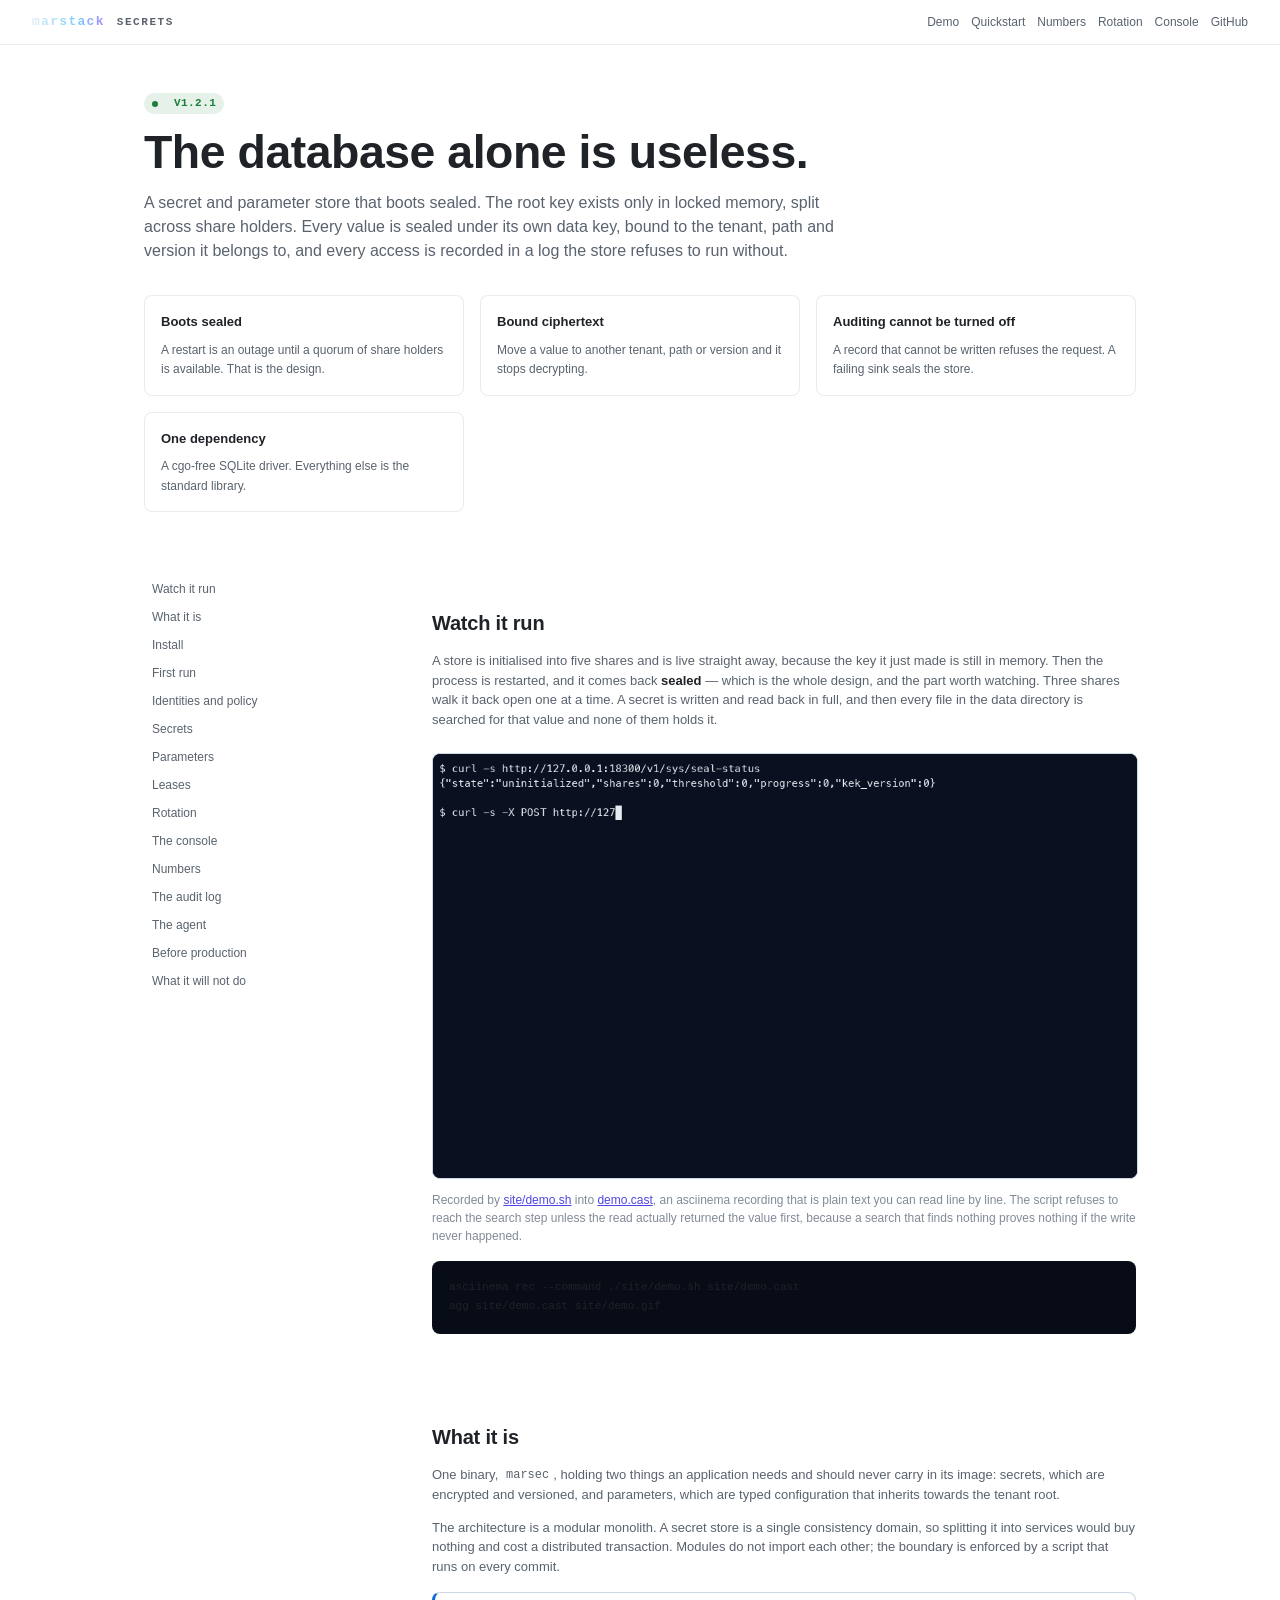
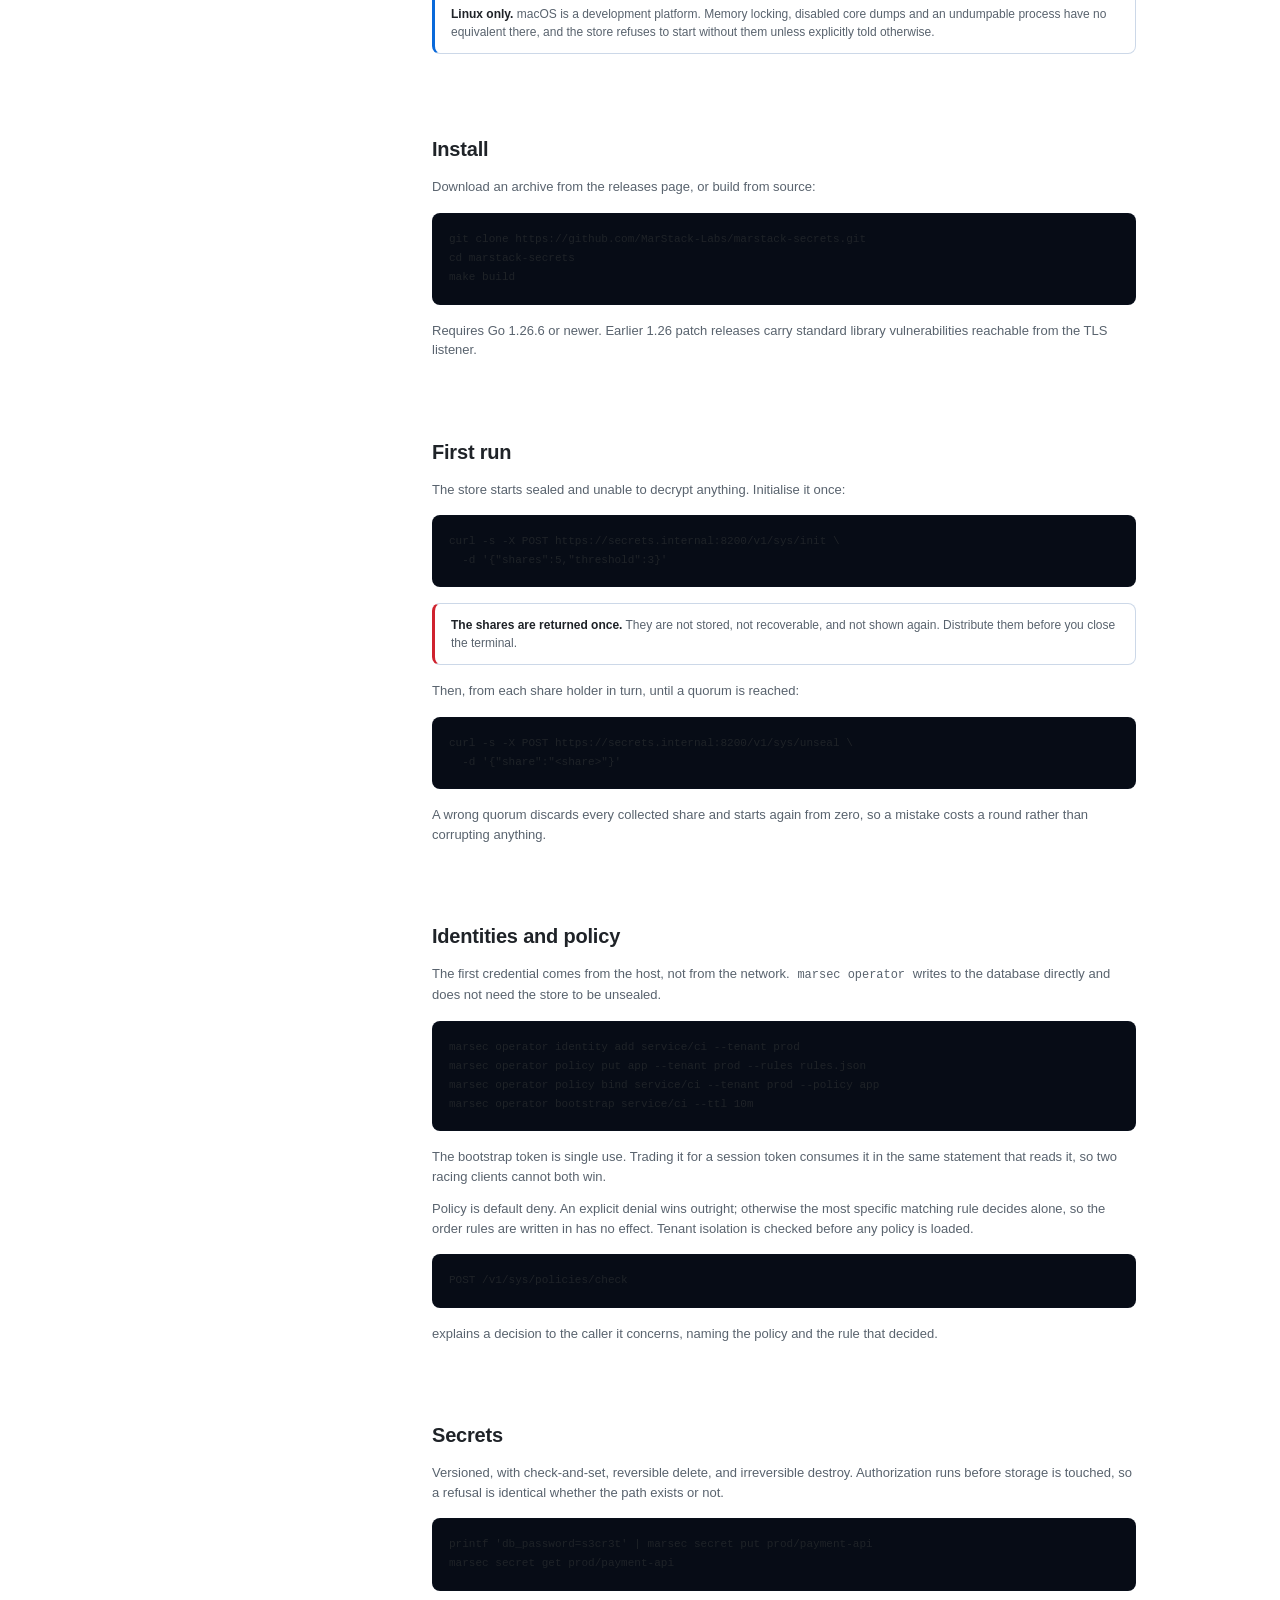
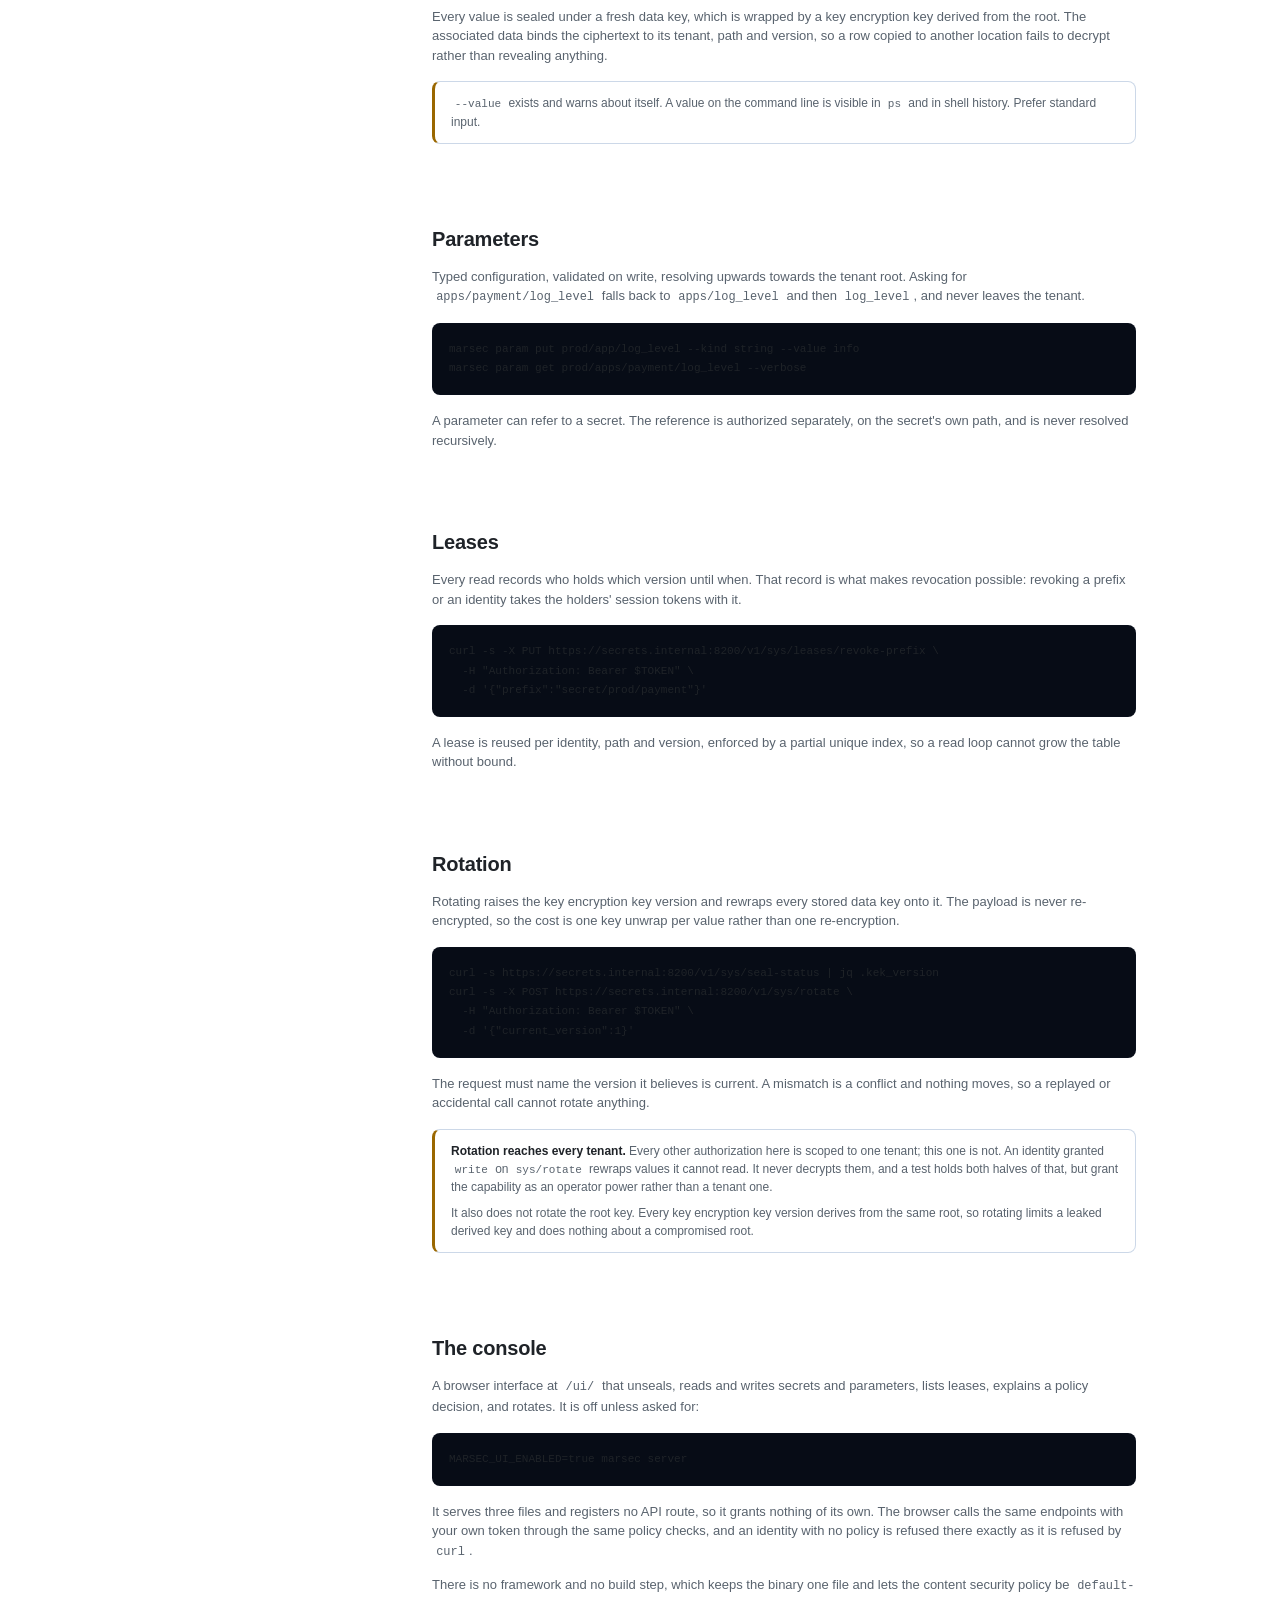
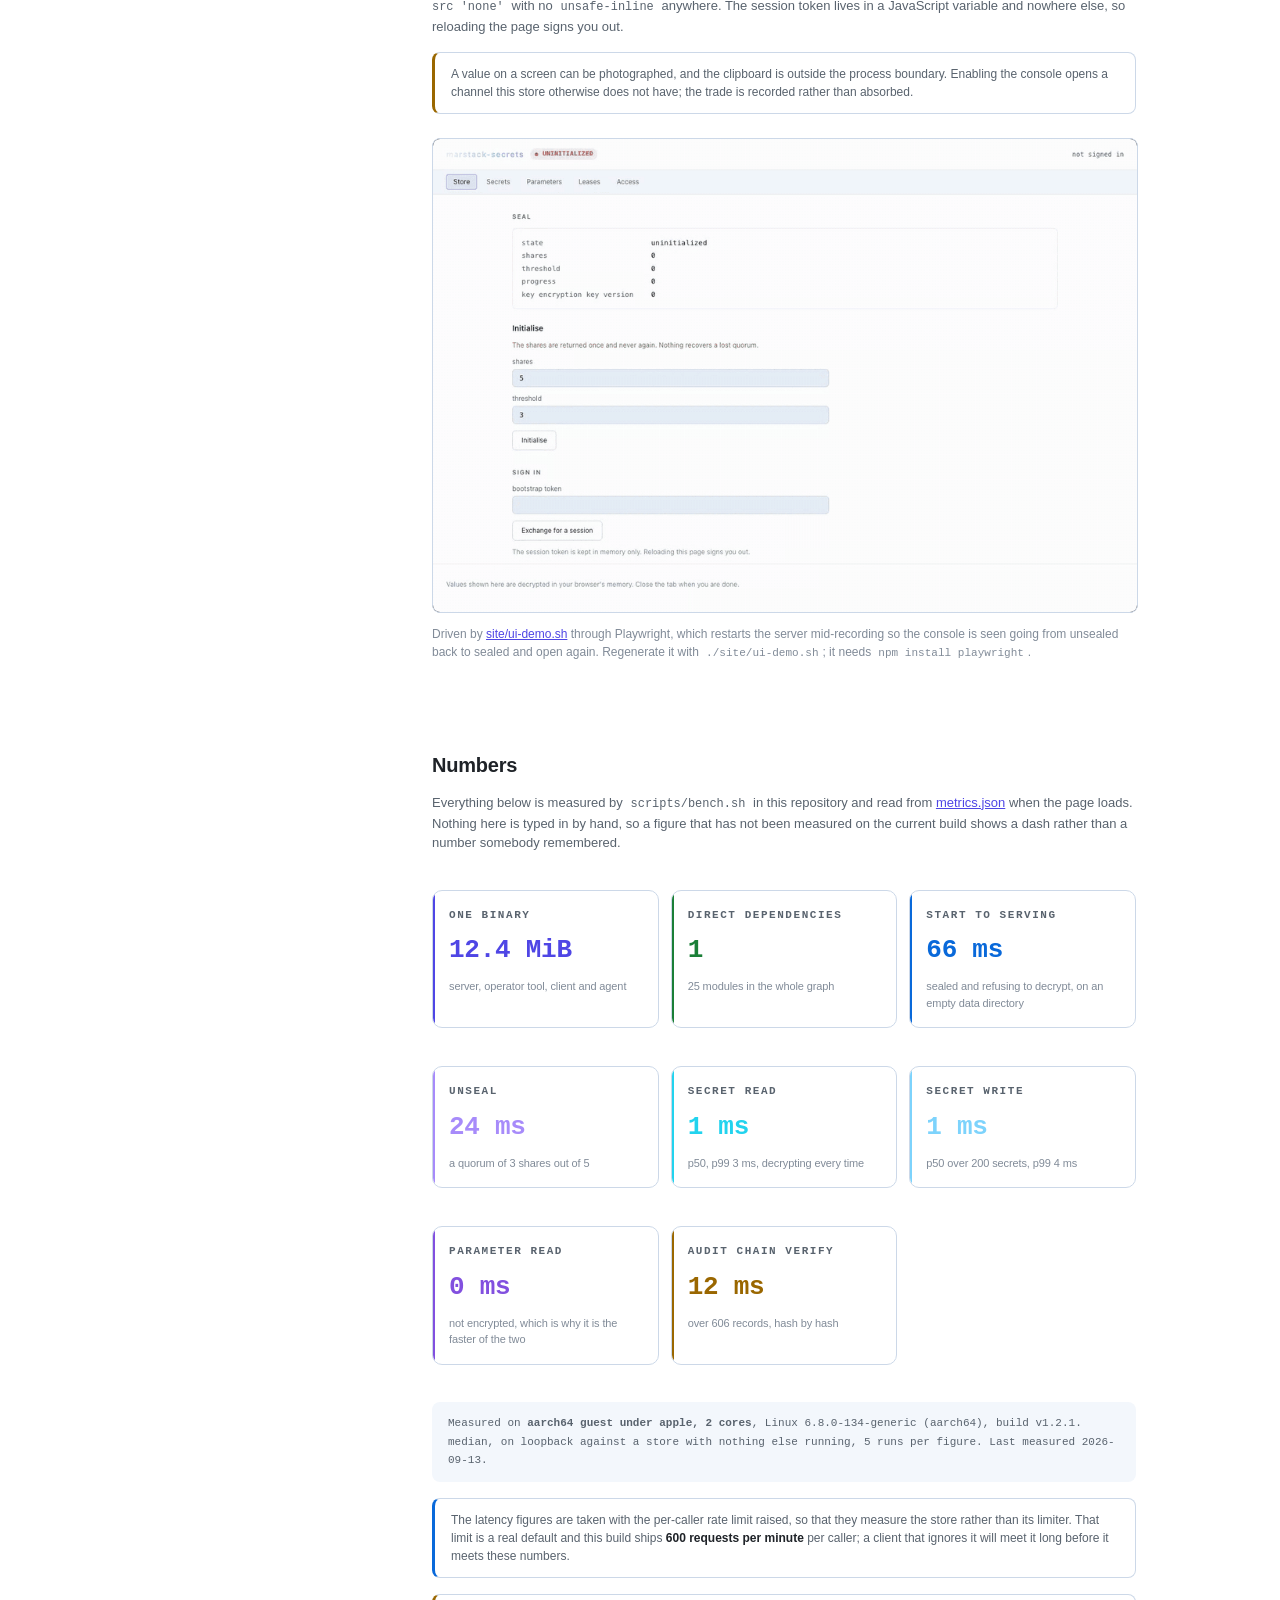
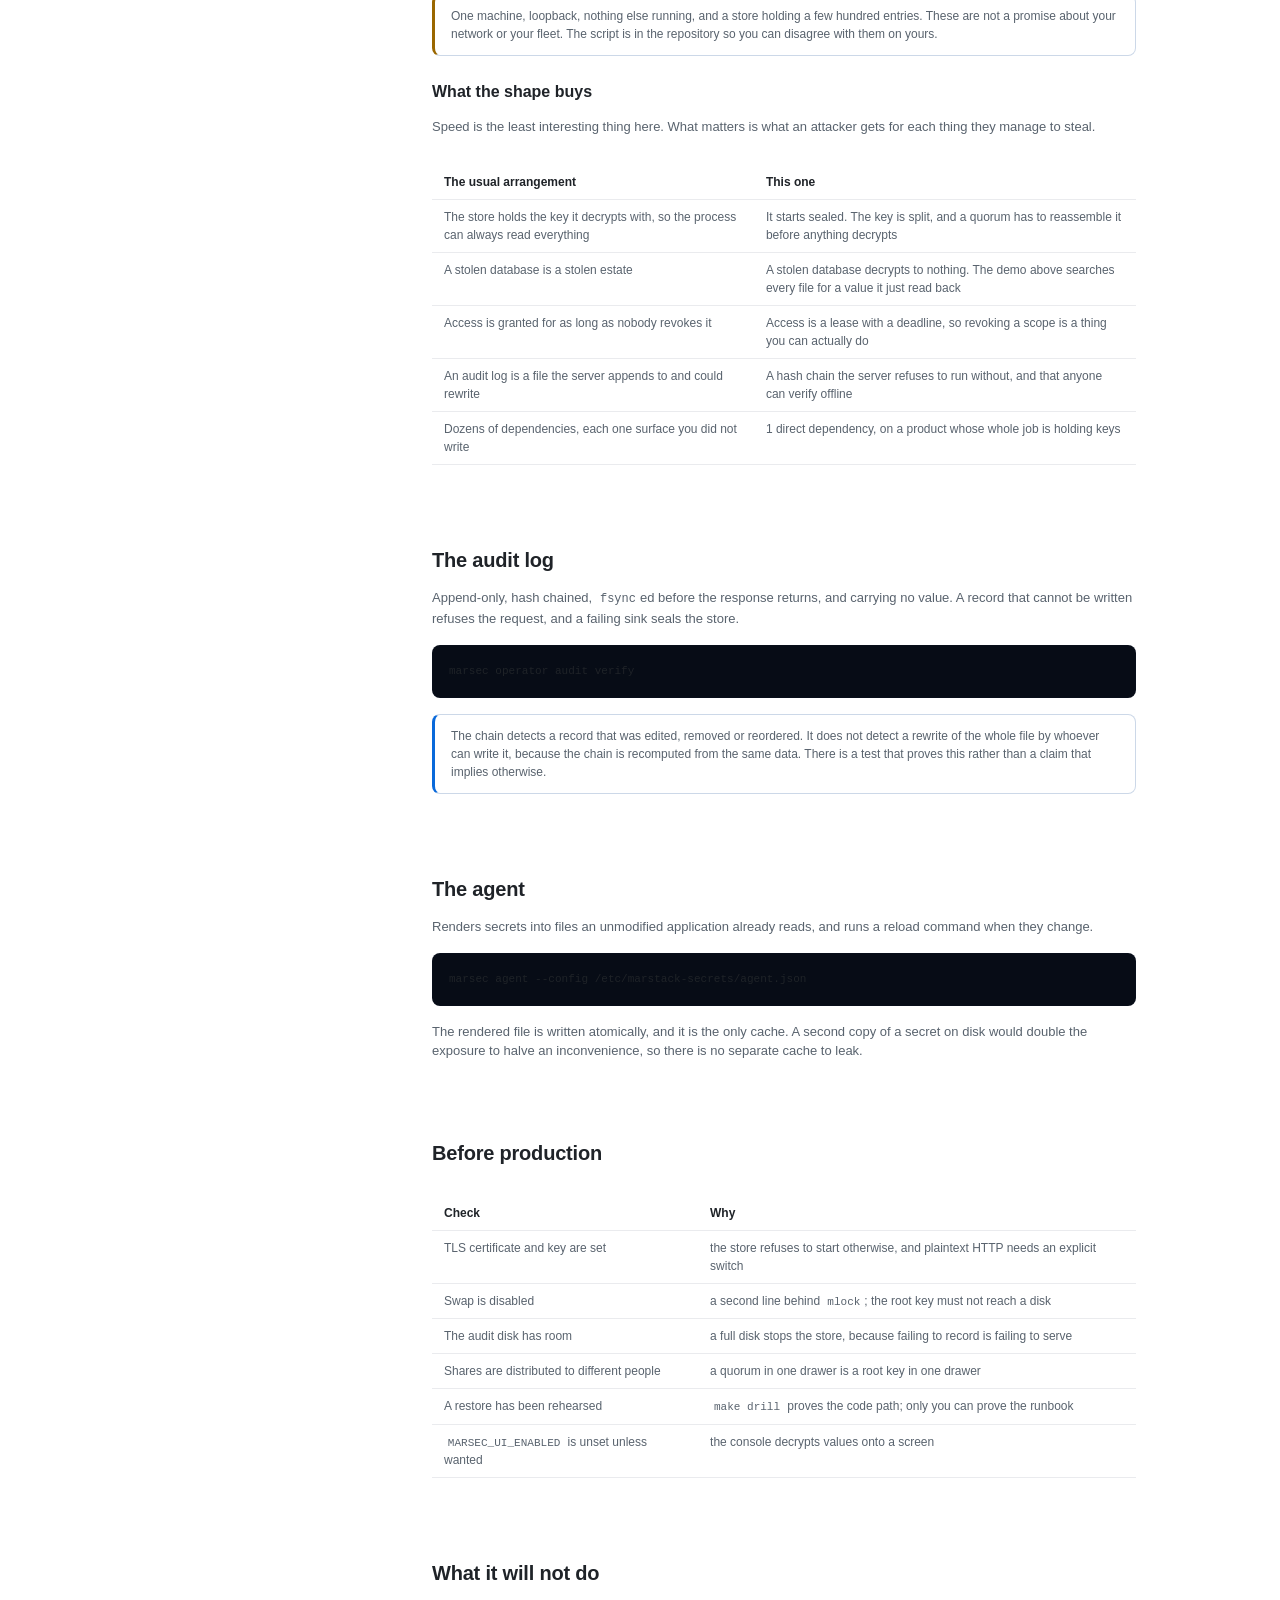
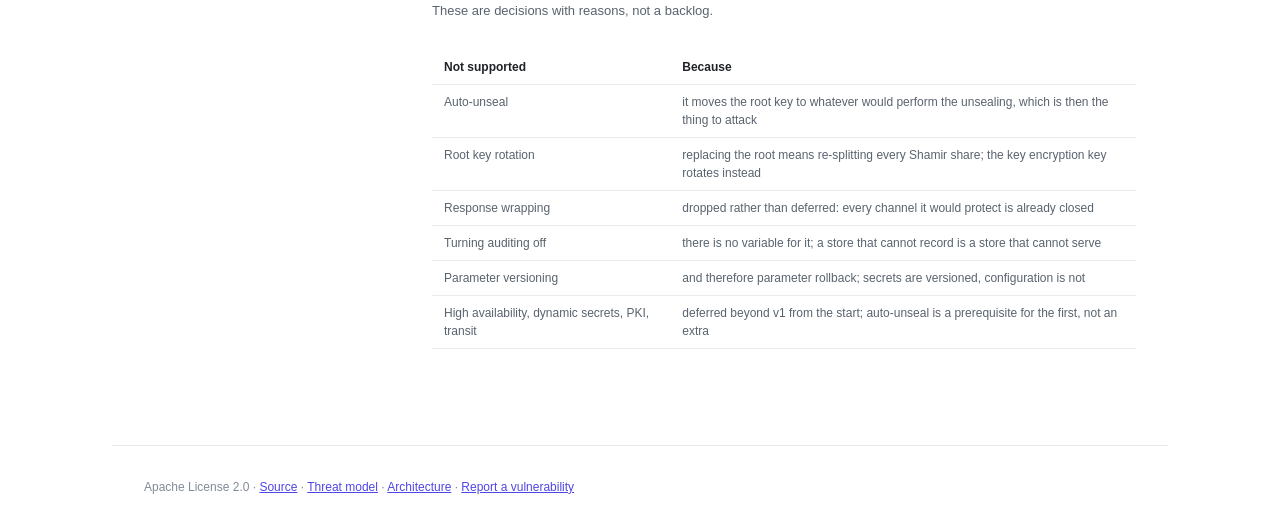
<file: site/index.html>
<!doctype html>
<html lang="en" data-surface="navy">
<head>
<meta charset="utf-8">
<meta name="viewport" content="width=device-width, initial-scale=1">
<title>marstack-secrets — a secret and parameter store that boots sealed</title>
<meta name="description" content="A secret and parameter store with envelope encryption, Shamir unsealing, default-deny policy, leases, and an append-only audit log it refuses to run without.">
<link rel="stylesheet" href="meridian.css">
<link rel="stylesheet" href="site.css">
</head>
<body class="ms-root">

<nav class="top">
  <b class="ms-wordmark">marstack</b>
  <span class="ms-eyebrow">secrets</span>
  <span class="grow"></span>
  <a href="#demo">Demo</a>
  <a href="#quickstart">Quickstart</a>
  <a href="#numbers">Numbers</a>
  <a href="#rotation">Rotation</a>
  <a href="#console">Console</a>
  <a href="https://github.com/MarStack-Labs/marstack-secrets">GitHub</a>
</nav>

<header class="hero">
  <span class="ms-pill ms-pill-ok"><i></i>v1.2.1</span>
  <h1>The database alone is useless.</h1>
  <p class="lede">
    A secret and parameter store that boots sealed. The root key exists only in locked memory,
    split across share holders. Every value is sealed under its own data key, bound to the tenant,
    path and version it belongs to, and every access is recorded in a log the store refuses to run
    without.
  </p>

  <div class="cards">
    <div class="card">
      <b>Boots sealed</b>
      <span>A restart is an outage until a quorum of share holders is available. That is the design.</span>
    </div>
    <div class="card">
      <b>Bound ciphertext</b>
      <span>Move a value to another tenant, path or version and it stops decrypting.</span>
    </div>
    <div class="card">
      <b>Auditing cannot be turned off</b>
      <span>A record that cannot be written refuses the request. A failing sink seals the store.</span>
    </div>
    <div class="card">
      <b>One dependency</b>
      <span>A cgo-free SQLite driver. Everything else is the standard library.</span>
    </div>
  </div>
</header>

<div class="page">
  <aside class="toc">
    <ol>
      <li><a href="#demo">Watch it run</a></li>
      <li><a href="#what">What it is</a></li>
      <li><a href="#install">Install</a></li>
      <li><a href="#quickstart">First run</a></li>
      <li><a href="#identities">Identities and policy</a></li>
      <li><a href="#secrets">Secrets</a></li>
      <li><a href="#params">Parameters</a></li>
      <li><a href="#leases">Leases</a></li>
      <li><a href="#rotation">Rotation</a></li>
      <li><a href="#console">The console</a></li>
      <li><a href="#numbers">Numbers</a></li>
      <li><a href="#audit">The audit log</a></li>
      <li><a href="#agent">The agent</a></li>
      <li><a href="#production">Before production</a></li>
      <li><a href="#excluded">What it will not do</a></li>
    </ol>
  </aside>

  <main class="body">

    <section id="demo">
      <h2>Watch it run</h2>

      <p>
        A store is initialised into five shares and is live straight away, because the key it just
        made is still in memory. Then the process is restarted, and it comes back
        <strong>sealed</strong> — which is the whole design, and the part worth watching. Three
        shares walk it back open one at a time. A secret is written and read back in full, and then
        every file in the data directory is searched for that value and none of them holds it.
      </p>

      <figure class="demo">
        <img src="demo.gif" alt="A terminal session unsealing a store with a quorum of shares, writing and reading a secret, then finding no trace of its value anywhere in the data directory"
             width="1011" height="609" loading="lazy">
        <figcaption>
          Recorded by
          <a href="https://github.com/MarStack-Labs/marstack-secrets/blob/main/site/demo.sh">site/demo.sh</a>
          into <a href="demo.cast">demo.cast</a>, an asciinema recording that is plain text you can
          read line by line. The script refuses to reach the search step unless the read actually
          returned the value first, because a search that finds nothing proves nothing if the write
          never happened.
        </figcaption>
        <pre><code>asciinema rec --command ./site/demo.sh site/demo.cast
agg site/demo.cast site/demo.gif</code></pre>
      </figure>
    </section>

    <section id="what">
      <h2>What it is</h2>
      <p>
        One binary, <code>marsec</code>, holding two things an application needs and should never
        carry in its image: secrets, which are encrypted and versioned, and parameters, which are
        typed configuration that inherits towards the tenant root.
      </p>
      <p>
        The architecture is a modular monolith. A secret store is a single consistency domain, so
        splitting it into services would buy nothing and cost a distributed transaction. Modules do
        not import each other; the boundary is enforced by a script that runs on every commit.
      </p>
      <div class="note" data-tone="info">
        <p>
          <strong>Linux only.</strong> macOS is a development platform. Memory locking, disabled core
          dumps and an undumpable process have no equivalent there, and the store refuses to start
          without them unless explicitly told otherwise.
        </p>
      </div>
    </section>

    <section id="install">
      <h2>Install</h2>
      <p>Download an archive from the releases page, or build from source:</p>
      <pre><code>git clone https://github.com/MarStack-Labs/marstack-secrets.git
cd marstack-secrets
make build</code></pre>
      <p>Requires Go 1.26.6 or newer. Earlier 1.26 patch releases carry standard library
      vulnerabilities reachable from the TLS listener.</p>
    </section>

    <section id="quickstart">
      <h2>First run</h2>
      <p>The store starts sealed and unable to decrypt anything. Initialise it once:</p>
      <pre><code>curl -s -X POST https://secrets.internal:8200/v1/sys/init \
  -d '{"shares":5,"threshold":3}'</code></pre>
      <div class="note" data-tone="danger">
        <p>
          <strong>The shares are returned once.</strong> They are not stored, not recoverable, and not
          shown again. Distribute them before you close the terminal.
        </p>
      </div>
      <p>Then, from each share holder in turn, until a quorum is reached:</p>
      <pre><code>curl -s -X POST https://secrets.internal:8200/v1/sys/unseal \
  -d '{"share":"&lt;share&gt;"}'</code></pre>
      <p>
        A wrong quorum discards every collected share and starts again from zero, so a mistake costs
        a round rather than corrupting anything.
      </p>
    </section>

    <section id="identities">
      <h2>Identities and policy</h2>
      <p>
        The first credential comes from the host, not from the network. <code>marsec operator</code>
        writes to the database directly and does not need the store to be unsealed.
      </p>
      <pre><code>marsec operator identity add service/ci --tenant prod
marsec operator policy put app --tenant prod --rules rules.json
marsec operator policy bind service/ci --tenant prod --policy app
marsec operator bootstrap service/ci --ttl 10m</code></pre>
      <p>
        The bootstrap token is single use. Trading it for a session token consumes it in the same
        statement that reads it, so two racing clients cannot both win.
      </p>
      <p>
        Policy is default deny. An explicit denial wins outright; otherwise the most specific matching
        rule decides alone, so the order rules are written in has no effect. Tenant isolation is
        checked before any policy is loaded.
      </p>
      <pre><code>POST /v1/sys/policies/check</code></pre>
      <p>explains a decision to the caller it concerns, naming the policy and the rule that decided.</p>
    </section>

    <section id="secrets">
      <h2>Secrets</h2>
      <p>
        Versioned, with check-and-set, reversible delete, and irreversible destroy. Authorization runs
        before storage is touched, so a refusal is identical whether the path exists or not.
      </p>
      <pre><code>printf 'db_password=s3cr3t' | marsec secret put prod/payment-api
marsec secret get prod/payment-api</code></pre>
      <p>
        Every value is sealed under a fresh data key, which is wrapped by a key encryption key derived
        from the root. The associated data binds the ciphertext to its tenant, path and version, so a
        row copied to another location fails to decrypt rather than revealing anything.
      </p>
      <div class="note" data-tone="warn">
        <p>
          <code>--value</code> exists and warns about itself. A value on the command line is visible in
          <code>ps</code> and in shell history. Prefer standard input.
        </p>
      </div>
    </section>

    <section id="params">
      <h2>Parameters</h2>
      <p>
        Typed configuration, validated on write, resolving upwards towards the tenant root. Asking for
        <code>apps/payment/log_level</code> falls back to <code>apps/log_level</code> and then
        <code>log_level</code>, and never leaves the tenant.
      </p>
      <pre><code>marsec param put prod/app/log_level --kind string --value info
marsec param get prod/apps/payment/log_level --verbose</code></pre>
      <p>
        A parameter can refer to a secret. The reference is authorized separately, on the secret's own
        path, and is never resolved recursively.
      </p>
    </section>

    <section id="leases">
      <h2>Leases</h2>
      <p>
        Every read records who holds which version until when. That record is what makes revocation
        possible: revoking a prefix or an identity takes the holders' session tokens with it.
      </p>
      <pre><code>curl -s -X PUT https://secrets.internal:8200/v1/sys/leases/revoke-prefix \
  -H "Authorization: Bearer $TOKEN" \
  -d '{"prefix":"secret/prod/payment"}'</code></pre>
      <p>
        A lease is reused per identity, path and version, enforced by a partial unique index, so a
        read loop cannot grow the table without bound.
      </p>
    </section>

    <section id="rotation">
      <h2>Rotation</h2>
      <p>
        Rotating raises the key encryption key version and rewraps every stored data key onto it. The
        payload is never re-encrypted, so the cost is one key unwrap per value rather than one
        re-encryption.
      </p>
      <pre><code>curl -s https://secrets.internal:8200/v1/sys/seal-status | jq .kek_version
curl -s -X POST https://secrets.internal:8200/v1/sys/rotate \
  -H "Authorization: Bearer $TOKEN" \
  -d '{"current_version":1}'</code></pre>
      <p>
        The request must name the version it believes is current. A mismatch is a conflict and nothing
        moves, so a replayed or accidental call cannot rotate anything.
      </p>
      <div class="note" data-tone="warn">
        <p>
          <strong>Rotation reaches every tenant.</strong> Every other authorization here is scoped to
          one tenant; this one is not. An identity granted <code>write</code> on
          <code>sys/rotate</code> rewraps values it cannot read. It never decrypts them, and a test
          holds both halves of that, but grant the capability as an operator power rather than a
          tenant one.
        </p>
        <p>
          It also does not rotate the root key. Every key encryption key version derives from the same
          root, so rotating limits a leaked derived key and does nothing about a compromised root.
        </p>
      </div>
    </section>

    <section id="console">
      <h2>The console</h2>
      <p>
        A browser interface at <code>/ui/</code> that unseals, reads and writes secrets and parameters,
        lists leases, explains a policy decision, and rotates. It is off unless asked for:
      </p>
      <pre><code>MARSEC_UI_ENABLED=true marsec server</code></pre>
      <p>
        It serves three files and registers no API route, so it grants nothing of its own. The browser
        calls the same endpoints with your own token through the same policy checks, and an identity
        with no policy is refused there exactly as it is refused by <code>curl</code>.
      </p>
      <p>
        There is no framework and no build step, which keeps the binary one file and lets the content
        security policy be <code>default-src 'none'</code> with no <code>unsafe-inline</code> anywhere.
        The session token lives in a JavaScript variable and nowhere else, so reloading the page signs
        you out.
      </p>
      <div class="note" data-tone="warn">
        <p>
          A value on a screen can be photographed, and the clipboard is outside the process boundary.
          Enabling the console opens a channel this store otherwise does not have; the trade is
          recorded rather than absorbed.
        </p>
      </div>
    
      <figure class="demo">
        <img src="ui-demo.gif" alt="The marstack-secrets console initialising a store, showing the five shares, coming back sealed after a restart, and being unsealed one share at a time"
             width="900" height="605" loading="lazy">
        <figcaption>
          Driven by
          <a href="https://github.com/MarStack-Labs/marstack-secrets/blob/main/site/ui-demo.sh">site/ui-demo.sh</a>
          through Playwright, which restarts the server mid-recording so the console is seen going
          from unsealed back to sealed and open again. Regenerate it with
          <code>./site/ui-demo.sh</code>; it needs <code>npm install playwright</code>.
        </figcaption>
      </figure>
    </section>

    <section id="numbers">
      <h2>Numbers</h2>

      <p>
        Everything below is measured by <code>scripts/bench.sh</code> in this repository and read
        from <a href="metrics.json">metrics.json</a> when the page loads. Nothing here is typed in
        by hand, so a figure that has not been measured on the current build shows a dash rather
        than a number somebody remembered.
      </p>

      <div class="stats">
        <dl class="ms-stat" style="--ms-stat-hue: var(--ms-accent)">
          <dt>One binary</dt>
          <dd data-metric="binary_bytes" data-unit="mib">—</dd>
          <dd class="foot">server, operator tool, client and agent</dd>
        </dl>
        <dl class="ms-stat" style="--ms-stat-hue: var(--ms-ok)">
          <dt>Direct dependencies</dt>
          <dd data-metric="deps_direct">—</dd>
          <dd class="foot"><span data-metric="deps_total">—</span> modules in the whole graph</dd>
        </dl>
        <dl class="ms-stat" style="--ms-stat-hue: var(--ms-info)">
          <dt>Start to serving</dt>
          <dd data-metric="coldstart_ms" data-unit="ms">—</dd>
          <dd class="foot">sealed and refusing to decrypt, on an empty data directory</dd>
        </dl>
        <dl class="ms-stat" style="--ms-stat-hue: var(--ms-violet)">
          <dt>Unseal</dt>
          <dd data-metric="unseal_ms" data-unit="ms">—</dd>
          <dd class="foot">
            a quorum of <span data-metric="unseal_threshold">—</span> shares
            out of <span data-metric="unseal_shares">—</span>
          </dd>
        </dl>
        <dl class="ms-stat" style="--ms-stat-hue: var(--ms-cyan)">
          <dt>Secret read</dt>
          <dd data-metric="secret_read_p50_ms" data-unit="ms">—</dd>
          <dd class="foot">
            p50, p99 <span data-metric="secret_read_p99_ms" data-unit="ms">—</span>,
            decrypting every time
          </dd>
        </dl>
        <dl class="ms-stat" style="--ms-stat-hue: var(--ms-sky)">
          <dt>Secret write</dt>
          <dd data-metric="secret_write_p50_ms" data-unit="ms">—</dd>
          <dd class="foot">
            p50 over <span data-metric="secret_count">—</span> secrets,
            p99 <span data-metric="secret_write_p99_ms" data-unit="ms">—</span>
          </dd>
        </dl>
        <dl class="ms-stat" style="--ms-stat-hue: var(--ms-pending)">
          <dt>Parameter read</dt>
          <dd data-metric="param_read_p50_ms" data-unit="ms">—</dd>
          <dd class="foot">not encrypted, which is why it is the faster of the two</dd>
        </dl>
        <dl class="ms-stat" style="--ms-stat-hue: var(--ms-warn)">
          <dt>Audit chain verify</dt>
          <dd data-metric="audit_verify_ms" data-unit="ms">—</dd>
          <dd class="foot">over <span data-metric="audit_records">—</span> records, hash by hash</dd>
        </dl>
      </div>

      <p class="method" data-method>
        Measured on <b data-method-host>—</b>, <span data-method-os>—</span>, build
        <span data-method-version>—</span>. <span data-method-statistic>—</span>,
        <span data-method-runs>—</span> runs per figure. Last measured
        <span data-method-date>—</span>.
      </p>

      <div class="note" data-tone="info">
        <p>
          The latency figures are taken with the per-caller rate limit raised, so that they measure
          the store rather than its limiter. That limit is a real default and this build ships
          <strong><span data-metric="request_rate_per_minute">—</span> requests per minute</strong>
          per caller; a client that ignores it will meet it long before it meets these numbers.
        </p>
      </div>

      <div class="note" data-tone="warn">
        <p>
          One machine, loopback, nothing else running, and a store holding a few hundred entries.
          These are not a promise about your network or your fleet. The script is in the repository
          so you can disagree with them on yours.
        </p>
      </div>

      <h3>What the shape buys</h3>

      <p>
        Speed is the least interesting thing here. What matters is what an attacker gets for each
        thing they manage to steal.
      </p>

      <div class="scroller">
        <table>
          <thead>
            <tr><th>The usual arrangement</th><th>This one</th></tr>
          </thead>
          <tbody>
            <tr>
              <td>The store holds the key it decrypts with, so the process can always read everything</td>
              <td>It starts sealed. The key is split, and a quorum has to reassemble it before anything decrypts</td>
            </tr>
            <tr>
              <td>A stolen database is a stolen estate</td>
              <td>A stolen database decrypts to nothing. The demo above searches every file for a value it just read back</td>
            </tr>
            <tr>
              <td>Access is granted for as long as nobody revokes it</td>
              <td>Access is a lease with a deadline, so revoking a scope is a thing you can actually do</td>
            </tr>
            <tr>
              <td>An audit log is a file the server appends to and could rewrite</td>
              <td>A hash chain the server refuses to run without, and that anyone can verify offline</td>
            </tr>
            <tr>
              <td>Dozens of dependencies, each one surface you did not write</td>
              <td><span data-metric="deps_direct">—</span> direct dependency, on a product whose whole job is holding keys</td>
            </tr>
          </tbody>
        </table>
      </div>
    </section>

    <section id="audit">
      <h2>The audit log</h2>
      <p>
        Append-only, hash chained, <code>fsync</code>ed before the response returns, and carrying no
        value. A record that cannot be written refuses the request, and a failing sink seals the store.
      </p>
      <pre><code>marsec operator audit verify</code></pre>
      <div class="note" data-tone="info">
        <p>
          The chain detects a record that was edited, removed or reordered. It does not detect a
          rewrite of the whole file by whoever can write it, because the chain is recomputed from the
          same data. There is a test that proves this rather than a claim that implies otherwise.
        </p>
      </div>
    </section>

    <section id="agent">
      <h2>The agent</h2>
      <p>
        Renders secrets into files an unmodified application already reads, and runs a reload command
        when they change.
      </p>
      <pre><code>marsec agent --config /etc/marstack-secrets/agent.json</code></pre>
      <p>
        The rendered file is written atomically, and it is the only cache. A second copy of a secret on
        disk would double the exposure to halve an inconvenience, so there is no separate cache to
        leak.
      </p>
    </section>

    <section id="production">
      <h2>Before production</h2>
      <div class="scroller">
        <table>
          <thead>
            <tr><th>Check</th><th>Why</th></tr>
          </thead>
          <tbody>
            <tr>
              <td>TLS certificate and key are set</td>
              <td>the store refuses to start otherwise, and plaintext HTTP needs an explicit switch</td>
            </tr>
            <tr>
              <td>Swap is disabled</td>
              <td>a second line behind <code>mlock</code>; the root key must not reach a disk</td>
            </tr>
            <tr>
              <td>The audit disk has room</td>
              <td>a full disk stops the store, because failing to record is failing to serve</td>
            </tr>
            <tr>
              <td>Shares are distributed to different people</td>
              <td>a quorum in one drawer is a root key in one drawer</td>
            </tr>
            <tr>
              <td>A restore has been rehearsed</td>
              <td><code>make drill</code> proves the code path; only you can prove the runbook</td>
            </tr>
            <tr>
              <td><code>MARSEC_UI_ENABLED</code> is unset unless wanted</td>
              <td>the console decrypts values onto a screen</td>
            </tr>
          </tbody>
        </table>
      </div>
    </section>

    <section id="excluded">
      <h2>What it will not do</h2>
      <p>These are decisions with reasons, not a backlog.</p>
      <div class="scroller">
        <table>
          <thead>
            <tr><th>Not supported</th><th>Because</th></tr>
          </thead>
          <tbody>
            <tr>
              <td>Auto-unseal</td>
              <td>it moves the root key to whatever would perform the unsealing, which is then the thing to attack</td>
            </tr>
            <tr>
              <td>Root key rotation</td>
              <td>replacing the root means re-splitting every Shamir share; the key encryption key rotates instead</td>
            </tr>
            <tr>
              <td>Response wrapping</td>
              <td>dropped rather than deferred: every channel it would protect is already closed</td>
            </tr>
            <tr>
              <td>Turning auditing off</td>
              <td>there is no variable for it; a store that cannot record is a store that cannot serve</td>
            </tr>
            <tr>
              <td>Parameter versioning</td>
              <td>and therefore parameter rollback; secrets are versioned, configuration is not</td>
            </tr>
            <tr>
              <td>High availability, dynamic secrets, PKI, transit</td>
              <td>deferred beyond v1 from the start; auto-unseal is a prerequisite for the first, not an extra</td>
            </tr>
          </tbody>
        </table>
      </div>
    </section>

  </main>
</div>

<footer class="site">
  Apache License 2.0 ·
  <a href="https://github.com/MarStack-Labs/marstack-secrets">Source</a> ·
  <a href="https://github.com/MarStack-Labs/marstack-secrets/blob/main/docs/THREAT-MODEL.md">Threat model</a> ·
  <a href="https://github.com/MarStack-Labs/marstack-secrets/blob/main/docs/ARCHITECTURE.md">Architecture</a> ·
  <a href="https://github.com/MarStack-Labs/marstack-secrets/security/advisories/new">Report a vulnerability</a>
</footer>

<script src="metrics.js"></script>
</body>
</html>
</file>
<file: site/meridian.css>
:root {
  --ms-cyan: #22d3ee;
  --ms-sky: #7dd3fc;
  --ms-indigo: #6366f1;
  --ms-violet: #a78bfa;

  --ms-indigo-300: #a5b4fc;
  --ms-indigo-400: #818cf8;
  --ms-indigo-500: #6366f1;
  --ms-indigo-600: #4f46e5;
  --ms-indigo-700: #4338ca;

  --ms-gray-0: #ffffff;
  --ms-gray-50: #f6f8fa;
  --ms-gray-100: #eff2f5;
  --ms-gray-200: #d1d9e0;
  --ms-gray-300: #b7bfc9;
  --ms-gray-400: #818b98;
  --ms-gray-500: #59636e;
  --ms-gray-600: #3d444d;
  --ms-gray-700: #30363d;
  --ms-gray-800: #21262d;
  --ms-gray-850: #161b22;
  --ms-gray-900: #0d1117;
  --ms-gray-950: #010409;

  --ms-slate-950: #080c12;
  --ms-slate-900: #0f141d;
  --ms-slate-850: #161d28;
  --ms-slate-800: #1e2735;
  --ms-slate-700: #2a3648;
  --ms-slate-600: #374763;

  --ms-navy-950: #070c16;
  --ms-navy-900: #0d1522;
  --ms-navy-850: #141f33;
  --ms-navy-800: #1c2942;
  --ms-navy-700: #27385a;
  --ms-navy-600: #344a73;

  --ms-midnight-950: #04071a;
  --ms-midnight-900: #080e26;
  --ms-midnight-850: #101838;
  --ms-midnight-800: #182149;
  --ms-midnight-700: #252f60;
  --ms-midnight-600: #33407d;

  --ms-ice-50: #f3f7fc;
  --ms-ice-100: #e7edf6;
  --ms-ice-200: #ccd8e8;
  --ms-ice-300: #aebed4;

  --ms-sp-1: 4px;
  --ms-sp-2: 8px;
  --ms-sp-3: 12px;
  --ms-sp-4: 16px;
  --ms-sp-5: 24px;
  --ms-sp-6: 32px;
  --ms-sp-7: 48px;

  --ms-r-sm: 4px;
  --ms-r: 6px;
  --ms-r-md: 8px;
  --ms-r-lg: 10px;
  --ms-r-plate: 14px;
  --ms-r-full: 999px;

  --ms-sidebar-w: 252px;
  --ms-topbar-h: 56px;

  --ms-fs-xs: 11px;
  --ms-fs-sm: 12px;
  --ms-fs-base: 13px;
  --ms-fs-md: 14px;
  --ms-fs-lg: 16px;
  --ms-fs-xl: 20px;
  --ms-fs-2xl: 26px;

  --ms-font: -apple-system, BlinkMacSystemFont, "Segoe UI", Roboto, Helvetica, Arial, sans-serif;
  --ms-font-mono: ui-monospace, SFMono-Regular, "SF Mono", Menlo, Consolas, "Liberation Mono", monospace;

  --ms-track-tight: -0.01em;
  --ms-track-eyebrow: 0.14em;
  --ms-track-wordmark: 0.1em;

  --ms-brand-gradient: linear-gradient(90deg, var(--ms-cyan) 0%, var(--ms-indigo) 50%, var(--ms-violet) 100%);
  --ms-brand-gradient-diag: linear-gradient(135deg, var(--ms-cyan) 0%, var(--ms-indigo) 50%, var(--ms-violet) 100%);
  --ms-wordmark-gradient: linear-gradient(90deg, #e6edf3 0%, var(--ms-sky) 60%, var(--ms-violet) 100%);

  --ms-bg: var(--ms-navy-900);
  --ms-bg-sunken: var(--ms-navy-950);
  --ms-bg-raised: var(--ms-navy-850);
  --ms-bg-overlay: var(--ms-navy-800);
  --ms-bg-inset: var(--ms-navy-950);
  --ms-bg-hover: rgba(190, 215, 255, 0.06);
  --ms-bg-active: rgba(190, 215, 255, 0.1);
  --ms-term-bg: var(--ms-navy-950);

  --ms-border: var(--ms-navy-700);
  --ms-border-strong: var(--ms-navy-600);
  --ms-border-subtle: rgba(190, 215, 255, 0.09);

  --ms-fg: #e6edf3;
  --ms-fg-muted: #8b949e;
  --ms-fg-faint: #6e7681;
  --ms-fg-on-accent: #ffffff;

  --ms-accent: var(--ms-indigo-400);
  --ms-accent-solid: var(--ms-indigo-600);
  --ms-accent-solid-hover: var(--ms-indigo-500);
  --ms-accent-tint: rgba(99, 102, 241, 0.16);
  --ms-accent-line: rgba(129, 140, 248, 0.4);

  --ms-focus: var(--ms-cyan);
  --ms-focus-tint: rgba(34, 211, 238, 0.14);
  --ms-focus-ring: 0 0 0 2px var(--ms-bg), 0 0 0 4px var(--ms-focus);

  --ms-ok: #3fb950;
  --ms-ok-tint: rgba(63, 185, 80, 0.15);
  --ms-warn: #d29922;
  --ms-warn-tint: rgba(210, 153, 34, 0.15);
  --ms-danger: #f85149;
  --ms-danger-tint: rgba(248, 81, 73, 0.15);
  --ms-info: #58a6ff;
  --ms-info-tint: rgba(88, 166, 255, 0.15);
  --ms-pending: #a371f7;
  --ms-pending-tint: rgba(163, 113, 247, 0.15);
  --ms-idle: #8b949e;
  --ms-idle-tint: rgba(139, 148, 158, 0.14);

  --ms-grid-line: var(--ms-navy-850);
  --ms-shadow-sm: 0 1px 2px rgba(4, 7, 22, 0.55);
  --ms-shadow: 0 6px 24px rgba(4, 7, 22, 0.6);
  --ms-shadow-lg: 0 24px 60px rgba(4, 7, 22, 0.7);
}

:root[data-surface="slate"] {
  --ms-bg: var(--ms-slate-900);
  --ms-bg-sunken: var(--ms-slate-950);
  --ms-bg-raised: var(--ms-slate-850);
  --ms-bg-overlay: var(--ms-slate-800);
  --ms-bg-inset: var(--ms-slate-950);
  --ms-term-bg: var(--ms-slate-950);
  --ms-border: var(--ms-slate-700);
  --ms-border-strong: var(--ms-slate-600);
  --ms-grid-line: var(--ms-slate-850);
  --ms-shadow-sm: 0 1px 2px rgba(8, 12, 18, 0.55);
  --ms-shadow: 0 6px 24px rgba(8, 12, 18, 0.6);
  --ms-shadow-lg: 0 24px 60px rgba(8, 12, 18, 0.7);
}

:root[data-surface="github"] {
  --ms-bg: var(--ms-gray-900);
  --ms-bg-sunken: var(--ms-gray-950);
  --ms-bg-raised: var(--ms-gray-850);
  --ms-bg-overlay: var(--ms-gray-800);
  --ms-bg-inset: var(--ms-gray-950);
  --ms-term-bg: var(--ms-gray-950);
  --ms-border: var(--ms-gray-700);
  --ms-border-strong: var(--ms-gray-600);
  --ms-grid-line: var(--ms-gray-850);
  --ms-bg-hover: rgba(255, 255, 255, 0.045);
  --ms-bg-active: rgba(255, 255, 255, 0.075);
  --ms-border-subtle: rgba(255, 255, 255, 0.07);
}

:root[data-surface="midnight"] {
  --ms-bg: var(--ms-midnight-900);
  --ms-bg-sunken: var(--ms-midnight-950);
  --ms-bg-raised: var(--ms-midnight-850);
  --ms-bg-overlay: var(--ms-midnight-800);
  --ms-bg-inset: var(--ms-midnight-950);
  --ms-term-bg: var(--ms-midnight-950);
  --ms-border: var(--ms-midnight-700);
  --ms-border-strong: var(--ms-midnight-600);
  --ms-grid-line: var(--ms-midnight-850);
  --ms-accent: var(--ms-indigo-300);
  --ms-accent-solid: var(--ms-indigo-500);
  --ms-accent-solid-hover: var(--ms-indigo-400);
  --ms-accent-tint: rgba(165, 180, 252, 0.16);
  --ms-accent-line: rgba(165, 180, 252, 0.42);
  --ms-shadow-sm: 0 1px 2px rgba(4, 7, 26, 0.6);
  --ms-shadow: 0 6px 24px rgba(4, 7, 26, 0.65);
  --ms-shadow-lg: 0 24px 60px rgba(4, 7, 26, 0.75);
}

@media (prefers-color-scheme: light) {
  :root:not([data-theme="dark"]) {
    --ms-bg: var(--ms-gray-0);
    --ms-bg-sunken: var(--ms-ice-50);
    --ms-bg-raised: var(--ms-gray-0);
    --ms-bg-overlay: var(--ms-gray-0);
    --ms-bg-inset: var(--ms-ice-100);
    --ms-bg-hover: rgba(23, 42, 74, 0.05);
    --ms-bg-active: rgba(23, 42, 74, 0.085);

    --ms-border: var(--ms-ice-200);
    --ms-border-strong: var(--ms-ice-300);
    --ms-border-subtle: rgba(23, 42, 74, 0.09);

    --ms-fg: #1f2328;
    --ms-fg-muted: var(--ms-gray-500);
    --ms-fg-faint: var(--ms-gray-400);

    --ms-accent: var(--ms-indigo-600);
    --ms-accent-solid: var(--ms-indigo-600);
    --ms-accent-solid-hover: var(--ms-indigo-700);
    --ms-accent-tint: rgba(79, 70, 229, 0.1);
    --ms-accent-line: rgba(79, 70, 229, 0.35);

    --ms-focus: #0891b2;
    --ms-focus-tint: rgba(8, 145, 178, 0.1);

    --ms-ok: #1a7f37;
    --ms-ok-tint: rgba(26, 127, 55, 0.11);
    --ms-warn: #9a6700;
    --ms-warn-tint: rgba(154, 103, 0, 0.11);
    --ms-danger: #cf222e;
    --ms-danger-tint: rgba(207, 34, 46, 0.1);
    --ms-info: #0969da;
    --ms-info-tint: rgba(9, 105, 218, 0.1);
    --ms-pending: #8250df;
    --ms-pending-tint: rgba(130, 80, 223, 0.1);
    --ms-idle: var(--ms-gray-500);
    --ms-idle-tint: rgba(89, 99, 110, 0.11);

    --ms-grid-line: var(--ms-ice-100);
    --ms-shadow-sm: 0 1px 2px rgba(31, 35, 40, 0.08);
    --ms-shadow: 0 8px 24px rgba(31, 35, 40, 0.1);
    --ms-shadow-lg: 0 24px 60px rgba(31, 35, 40, 0.16);
  }
}

:root[data-theme="light"] {
  --ms-bg: var(--ms-gray-0);
  --ms-bg-sunken: var(--ms-ice-50);
  --ms-bg-raised: var(--ms-gray-0);
  --ms-bg-overlay: var(--ms-gray-0);
  --ms-bg-inset: var(--ms-ice-100);
  --ms-bg-hover: rgba(23, 42, 74, 0.05);
  --ms-bg-active: rgba(23, 42, 74, 0.085);

  --ms-border: var(--ms-ice-200);
  --ms-border-strong: var(--ms-ice-300);
  --ms-border-subtle: rgba(23, 42, 74, 0.09);

  --ms-fg: #1f2328;
  --ms-fg-muted: var(--ms-gray-500);
  --ms-fg-faint: var(--ms-gray-400);

  --ms-accent: var(--ms-indigo-600);
  --ms-accent-solid: var(--ms-indigo-600);
  --ms-accent-solid-hover: var(--ms-indigo-700);
  --ms-accent-tint: rgba(79, 70, 229, 0.1);
  --ms-accent-line: rgba(79, 70, 229, 0.35);

  --ms-focus: #0891b2;
  --ms-focus-tint: rgba(8, 145, 178, 0.1);

  --ms-ok: #1a7f37;
  --ms-ok-tint: rgba(26, 127, 55, 0.11);
  --ms-warn: #9a6700;
  --ms-warn-tint: rgba(154, 103, 0, 0.11);
  --ms-danger: #cf222e;
  --ms-danger-tint: rgba(207, 34, 46, 0.1);
  --ms-info: #0969da;
  --ms-info-tint: rgba(9, 105, 218, 0.1);
  --ms-pending: #8250df;
  --ms-pending-tint: rgba(130, 80, 223, 0.1);
  --ms-idle: var(--ms-gray-500);
  --ms-idle-tint: rgba(89, 99, 110, 0.11);

  --ms-grid-line: var(--ms-ice-100);
  --ms-shadow-sm: 0 1px 2px rgba(31, 35, 40, 0.08);
  --ms-shadow: 0 8px 24px rgba(31, 35, 40, 0.1);
  --ms-shadow-lg: 0 24px 60px rgba(31, 35, 40, 0.16);
}

.ms-root {
  background: var(--ms-bg);
  color: var(--ms-fg);
  font-family: var(--ms-font);
  font-size: var(--ms-fs-base);
  line-height: 1.5;
  -webkit-font-smoothing: antialiased;
}

.ms-mono {
  font-family: var(--ms-font-mono);
  font-size: 0.94em;
  letter-spacing: var(--ms-track-tight);
}

.ms-eyebrow {
  font-family: var(--ms-font-mono);
  font-size: var(--ms-fs-xs);
  font-weight: 700;
  text-transform: uppercase;
  letter-spacing: var(--ms-track-eyebrow);
  color: var(--ms-fg-muted);
}

.ms-wordmark {
  font-family: var(--ms-font-mono);
  font-weight: 700;
  letter-spacing: var(--ms-track-wordmark);
  background: var(--ms-wordmark-gradient);
  -webkit-background-clip: text;
  background-clip: text;
  color: transparent;
}

.ms-hairline {
  height: 1px;
  border: 0;
  background: var(--ms-brand-gradient);
  opacity: 0.85;
}

.ms-plate {
  position: relative;
  background: var(--ms-bg-raised);
  border: 1px solid var(--ms-border);
  border-radius: var(--ms-r-plate);
  background-image: linear-gradient(var(--ms-grid-line) 1px, transparent 1px),
    linear-gradient(90deg, var(--ms-grid-line) 1px, transparent 1px);
  background-size: 26px 26px;
}

.ms-card {
  background: var(--ms-bg-raised);
  border: 1px solid var(--ms-border);
  border-radius: var(--ms-r-lg);
  box-shadow: var(--ms-shadow-sm);
}

.ms-pill {
  display: inline-flex;
  align-items: center;
  gap: var(--ms-sp-2);
  padding: 2px var(--ms-sp-2);
  border-radius: var(--ms-r-full);
  font-family: var(--ms-font-mono);
  font-size: var(--ms-fs-xs);
  font-weight: 700;
  letter-spacing: 0.04em;
  text-transform: uppercase;
  white-space: nowrap;
}

.ms-pill::before {
  content: "";
  width: 6px;
  height: 6px;
  border-radius: var(--ms-r-full);
  background: currentColor;
}

.ms-pill-ok { color: var(--ms-ok); background: var(--ms-ok-tint); }
.ms-pill-warn { color: var(--ms-warn); background: var(--ms-warn-tint); }
.ms-pill-danger { color: var(--ms-danger); background: var(--ms-danger-tint); }
.ms-pill-info { color: var(--ms-info); background: var(--ms-info-tint); }
.ms-pill-pending { color: var(--ms-pending); background: var(--ms-pending-tint); }
.ms-pill-idle { color: var(--ms-idle); background: var(--ms-idle-tint); }

.ms-pill-pending::before {
  animation: ms-pulse 1.6s ease-in-out infinite;
}

@keyframes ms-pulse {
  0%, 100% { opacity: 1; }
  50% { opacity: 0.25; }
}

@media (prefers-reduced-motion: reduce) {
  .ms-pill-pending::before { animation: none; }
}

.ms-btn {
  display: inline-flex;
  align-items: center;
  gap: var(--ms-sp-2);
  height: 30px;
  padding: 0 var(--ms-sp-3);
  border: 1px solid var(--ms-border);
  border-radius: var(--ms-r);
  background: var(--ms-bg-overlay);
  color: var(--ms-fg);
  font: inherit;
  font-size: var(--ms-fs-sm);
  cursor: pointer;
}

.ms-btn:hover { background: var(--ms-bg-active); border-color: var(--ms-border-strong); }

.ms-btn-primary {
  background: var(--ms-accent-solid);
  border-color: var(--ms-accent-solid);
  color: var(--ms-fg-on-accent);
  font-weight: 600;
}

.ms-btn-primary:hover { background: var(--ms-accent-solid-hover); border-color: var(--ms-accent-solid-hover); }

.ms-btn-danger { color: var(--ms-danger); border-color: var(--ms-danger-tint); background: var(--ms-danger-tint); }

.ms-input {
  height: 30px;
  padding: 0 var(--ms-sp-3);
  border: 1px solid var(--ms-border);
  border-radius: var(--ms-r);
  background: var(--ms-bg-inset);
  color: var(--ms-fg);
  font: inherit;
  font-size: var(--ms-fs-sm);
}

.ms-input::placeholder { color: var(--ms-fg-faint); }

.ms-btn:focus-visible,
.ms-input:focus-visible,
.ms-link:focus-visible {
  outline: none;
  box-shadow: var(--ms-focus-ring);
}

.ms-input:focus-visible { border-color: var(--ms-focus); }

.ms-link {
  color: var(--ms-accent);
  text-decoration: none;
  border-radius: var(--ms-r-sm);
}

.ms-link:hover { text-decoration: underline; }

.ms-table {
  width: 100%;
  border-collapse: collapse;
  font-size: var(--ms-fs-base);
}

.ms-table th {
  text-align: left;
  padding: var(--ms-sp-2) var(--ms-sp-3);
  border-bottom: 1px solid var(--ms-border);
  font-family: var(--ms-font-mono);
  font-size: var(--ms-fs-xs);
  font-weight: 700;
  text-transform: uppercase;
  letter-spacing: var(--ms-track-eyebrow);
  color: var(--ms-fg-muted);
  background: var(--ms-bg-sunken);
}

.ms-table td {
  padding: var(--ms-sp-3);
  border-bottom: 1px solid var(--ms-border-subtle);
  vertical-align: middle;
}

.ms-table tbody tr:hover { background: var(--ms-bg-hover); }

.ms-table tbody tr[aria-selected="true"] {
  background: var(--ms-focus-tint);
  box-shadow: inset 2px 0 0 var(--ms-focus);
}

.ms-nav-item {
  display: flex;
  align-items: center;
  gap: var(--ms-sp-3);
  padding: var(--ms-sp-2) var(--ms-sp-3);
  border-radius: var(--ms-r);
  color: var(--ms-fg-muted);
  cursor: pointer;
}

.ms-nav-item:hover { background: var(--ms-bg-hover); color: var(--ms-fg); }

.ms-nav-item[aria-current="page"] {
  background: var(--ms-bg-active);
  color: var(--ms-fg);
  box-shadow: inset 2px 0 0 var(--ms-focus);
}

.ms-term {
  padding: var(--ms-sp-4);
  border: 1px solid var(--ms-border);
  border-radius: var(--ms-r-md);
  background: var(--ms-term-bg);
  color: #e6edf3;
  font-family: var(--ms-font-mono);
  font-size: var(--ms-fs-sm);
  line-height: 1.7;
  overflow-x: auto;
}

.ms-kbd {
  display: inline-flex;
  align-items: center;
  min-width: 18px;
  height: 18px;
  padding: 0 5px;
  justify-content: center;
  border: 1px solid var(--ms-border);
  border-bottom-width: 2px;
  border-radius: var(--ms-r-sm);
  background: var(--ms-bg-overlay);
  color: var(--ms-fg-muted);
  font-family: var(--ms-font-mono);
  font-size: var(--ms-fs-xs);
  line-height: 1;
}

.ms-chip {
  display: inline-flex;
  align-items: center;
  gap: var(--ms-sp-2);
  height: 26px;
  padding: 0 10px;
  border: 1px solid var(--ms-border);
  border-radius: var(--ms-r-full);
  background: transparent;
  color: var(--ms-fg-muted);
  font: inherit;
  font-family: var(--ms-font-mono);
  font-size: var(--ms-fs-xs);
  cursor: pointer;
}

.ms-chip:hover { background: var(--ms-bg-hover); color: var(--ms-fg); }

.ms-chip[aria-pressed="true"] {
  background: var(--ms-accent-tint);
  border-color: var(--ms-accent-line);
  color: var(--ms-accent);
}

.ms-chip:focus-visible { outline: none; box-shadow: var(--ms-focus-ring); }

.ms-stat {
  position: relative;
  padding: var(--ms-sp-4);
  border: 1px solid var(--ms-border);
  border-radius: var(--ms-r-lg);
  background: var(--ms-bg-raised);
  overflow: hidden;
}

.ms-stat::before {
  content: "";
  position: absolute;
  inset: 0 auto 0 0;
  width: 2px;
  background: var(--ms-stat-hue, var(--ms-idle));
}

.ms-stat dt {
  margin: 0;
  font-family: var(--ms-font-mono);
  font-size: var(--ms-fs-xs);
  font-weight: 700;
  text-transform: uppercase;
  letter-spacing: var(--ms-track-eyebrow);
  color: var(--ms-fg-muted);
}

.ms-stat dd {
  margin: var(--ms-sp-2) 0 0;
  font-family: var(--ms-font-mono);
  font-size: var(--ms-fs-2xl);
  font-weight: 700;
  letter-spacing: var(--ms-track-tight);
  color: var(--ms-stat-hue, var(--ms-fg));
  font-variant-numeric: tabular-nums;
}

.ms-skeleton {
  display: block;
  height: 12px;
  border-radius: var(--ms-r-sm);
  background: linear-gradient(90deg, var(--ms-bg-overlay) 0%, var(--ms-bg-active) 50%, var(--ms-bg-overlay) 100%);
  background-size: 200% 100%;
  animation: ms-shimmer 1.4s linear infinite;
}

@keyframes ms-shimmer {
  0% { background-position: 200% 0; }
  100% { background-position: -200% 0; }
}

.ms-scrim {
  position: fixed;
  inset: 0;
  background: rgba(4, 7, 22, 0.62);
  backdrop-filter: blur(2px);
  z-index: 40;
}

.ms-palette {
  position: fixed;
  top: 14vh;
  left: 50%;
  transform: translateX(-50%);
  width: min(560px, calc(100vw - 32px));
  z-index: 50;
  border: 1px solid var(--ms-border-strong);
  border-radius: var(--ms-r-lg);
  background: var(--ms-bg-raised);
  box-shadow: var(--ms-shadow-lg);
  overflow: hidden;
}

.ms-palette-field {
  display: flex;
  align-items: center;
  gap: var(--ms-sp-3);
  padding: var(--ms-sp-3) var(--ms-sp-4);
  border-bottom: 1px solid var(--ms-border);
}

.ms-palette-field input {
  flex: 1;
  border: 0;
  background: transparent;
  color: var(--ms-fg);
  font: inherit;
  font-size: var(--ms-fs-md);
  outline: none;
}

.ms-palette-field input::placeholder { color: var(--ms-fg-faint); }

.ms-palette-list {
  max-height: 46vh;
  overflow-y: auto;
  padding: var(--ms-sp-2);
  margin: 0;
  list-style: none;
}

.ms-palette-group {
  padding: var(--ms-sp-3) var(--ms-sp-3) var(--ms-sp-1);
  font-family: var(--ms-font-mono);
  font-size: var(--ms-fs-xs);
  font-weight: 700;
  text-transform: uppercase;
  letter-spacing: var(--ms-track-eyebrow);
  color: var(--ms-fg-faint);
}

.ms-palette-item {
  display: flex;
  align-items: center;
  gap: var(--ms-sp-3);
  padding: var(--ms-sp-2) var(--ms-sp-3);
  border-radius: var(--ms-r);
  color: var(--ms-fg-muted);
  cursor: pointer;
}

.ms-palette-item[aria-selected="true"] {
  background: var(--ms-focus-tint);
  color: var(--ms-fg);
  box-shadow: inset 2px 0 0 var(--ms-focus);
}

.ms-drawer {
  position: fixed;
  inset: 0 0 0 auto;
  width: min(520px, 100vw);
  z-index: 50;
  display: flex;
  flex-direction: column;
  border-left: 1px solid var(--ms-border-strong);
  background: var(--ms-bg);
  box-shadow: var(--ms-shadow-lg);
}

.ms-drawer-head {
  display: flex;
  align-items: flex-start;
  justify-content: space-between;
  gap: var(--ms-sp-4);
  padding: var(--ms-sp-4) var(--ms-sp-5);
  border-bottom: 1px solid var(--ms-border);
}

.ms-drawer-body {
  flex: 1;
  overflow-y: auto;
  padding: var(--ms-sp-5);
}

.ms-timeline {
  margin: 0;
  padding: 0 0 0 var(--ms-sp-5);
  list-style: none;
  border-left: 1px solid var(--ms-border);
}

.ms-timeline li {
  position: relative;
  padding-bottom: var(--ms-sp-5);
}

.ms-timeline li:last-child { padding-bottom: 0; }

.ms-timeline li::before {
  content: "";
  position: absolute;
  left: calc(var(--ms-sp-5) * -1 - 4px);
  top: 4px;
  width: 7px;
  height: 7px;
  border-radius: var(--ms-r-full);
  background: var(--ms-bg);
  box-shadow: 0 0 0 2px var(--ms-tl-hue, var(--ms-idle));
}

.ms-dl {
  display: grid;
  grid-template-columns: minmax(120px, auto) 1fr;
  gap: var(--ms-sp-2) var(--ms-sp-4);
  margin: 0;
}

.ms-dl dt {
  font-family: var(--ms-font-mono);
  font-size: var(--ms-fs-xs);
  text-transform: uppercase;
  letter-spacing: var(--ms-track-eyebrow);
  color: var(--ms-fg-muted);
  padding-top: 2px;
}

.ms-dl dd {
  margin: 0;
  font-family: var(--ms-font-mono);
  font-size: var(--ms-fs-sm);
  color: var(--ms-fg);
}

@media (prefers-reduced-motion: reduce) {
  .ms-skeleton { animation: none; }
}
</file>
<file: site/site.css>
body {
  margin: 0;
  background: var(--ms-bg);
  color: var(--ms-fg);
  font-family: var(--ms-font);
  font-size: var(--ms-fs-base);
  line-height: 1.65;
}

a {
  color: var(--ms-accent);
}

code {
  font-family: var(--ms-font-mono);
  font-size: 0.92em;
  padding: 0.1em 0.35em;
  border-radius: var(--ms-r-sm);
  background: var(--ms-bg-raised);
}

pre {
  overflow-x: auto;
  margin: var(--ms-sp-4) 0;
  padding: var(--ms-sp-4);
  border: 1px solid var(--ms-border-subtle);
  border-radius: var(--ms-r-md);
  background: var(--ms-term-bg);
  font-family: var(--ms-font-mono);
  font-size: var(--ms-fs-sm);
  line-height: 1.6;
}

pre code {
  padding: 0;
  background: none;
}

.top {
  position: sticky;
  top: 0;
  z-index: 10;
  display: flex;
  align-items: center;
  gap: var(--ms-sp-3);
  padding: var(--ms-sp-3) var(--ms-sp-6);
  border-bottom: 1px solid var(--ms-border-subtle);
  background: var(--ms-bg);
}

.top .grow {
  flex: 1;
}

.top a {
  color: var(--ms-fg-muted);
  font-size: var(--ms-fs-sm);
  text-decoration: none;
}

.top a:hover {
  color: var(--ms-fg);
}

.hero {
  max-width: 62rem;
  margin: 0 auto;
  padding: var(--ms-sp-7) var(--ms-sp-6) var(--ms-sp-6);
}

.hero h1 {
  margin: var(--ms-sp-3) 0;
  font-size: clamp(1.9rem, 5vw, 2.9rem);
  letter-spacing: var(--ms-track-tight);
  line-height: 1.15;
}

.hero p.lede {
  max-width: 44rem;
  margin: 0;
  color: var(--ms-fg-muted);
  font-size: var(--ms-fs-lg);
}

.cards {
  display: grid;
  gap: var(--ms-sp-4);
  grid-template-columns: repeat(auto-fit, minmax(15rem, 1fr));
  margin-top: var(--ms-sp-6);
}

.card {
  padding: var(--ms-sp-4);
  border: 1px solid var(--ms-border-subtle);
  border-radius: var(--ms-r-md);
  background: var(--ms-bg-raised);
}

.card b {
  display: block;
  margin-bottom: var(--ms-sp-2);
}

.card span {
  color: var(--ms-fg-muted);
  font-size: var(--ms-fs-sm);
}

.page {
  display: grid;
  grid-template-columns: 15rem minmax(0, 1fr);
  gap: var(--ms-sp-7);
  max-width: 62rem;
  margin: 0 auto;
  padding: 0 var(--ms-sp-6) var(--ms-sp-7);
}

.toc {
  position: sticky;
  top: 4.5rem;
  align-self: start;
  max-height: calc(100vh - 6rem);
  overflow-y: auto;
  padding-top: var(--ms-sp-6);
  font-size: var(--ms-fs-sm);
}

.toc ol {
  margin: 0;
  padding: 0;
  list-style: none;
}

.toc li {
  margin-bottom: 2px;
}

.toc a {
  display: block;
  padding: var(--ms-sp-1) var(--ms-sp-2);
  border-radius: var(--ms-r-sm);
  color: var(--ms-fg-muted);
  text-decoration: none;
}

.toc a:hover {
  background: var(--ms-bg-hover);
  color: var(--ms-fg);
}

.body {
  min-width: 0;
  padding-top: var(--ms-sp-6);
}

.body section {
  scroll-margin-top: 4.5rem;
  padding-bottom: var(--ms-sp-6);
}

.body h2 {
  margin: var(--ms-sp-6) 0 var(--ms-sp-3);
  font-size: var(--ms-fs-xl);
  letter-spacing: var(--ms-track-tight);
}

.body h3 {
  margin: var(--ms-sp-5) 0 var(--ms-sp-2);
  font-size: var(--ms-fs-lg);
}

.body p,
.body li {
  color: var(--ms-fg-muted);
}

.body strong {
  color: var(--ms-fg);
  font-weight: 600;
}

.body table {
  width: 100%;
  margin: var(--ms-sp-4) 0;
  border-collapse: collapse;
  font-size: var(--ms-fs-sm);
}

.body th,
.body td {
  padding: var(--ms-sp-2) var(--ms-sp-3);
  border-bottom: 1px solid var(--ms-border-subtle);
  text-align: left;
  vertical-align: top;
}

.body th {
  color: var(--ms-fg);
  font-weight: 600;
}

.body td {
  color: var(--ms-fg-muted);
}

.scroller {
  overflow-x: auto;
}

.note {
  margin: var(--ms-sp-4) 0;
  padding: var(--ms-sp-3) var(--ms-sp-4);
  border: 1px solid var(--ms-border);
  border-left-width: 3px;
  border-radius: var(--ms-r-md);
  background: var(--ms-bg-raised);
  font-size: var(--ms-fs-sm);
}

.note p {
  margin: 0;
}

.note p + p {
  margin-top: var(--ms-sp-2);
}

.note[data-tone="warn"] {
  border-left-color: var(--ms-warn);
}

.note[data-tone="danger"] {
  border-left-color: var(--ms-danger);
}

.note[data-tone="info"] {
  border-left-color: var(--ms-info);
}

.demo {
  margin: var(--ms-sp-5) 0;
}

.demo img {
  display: block;
  width: 100%;
  height: auto;
  border: 1px solid var(--ms-border);
  border-radius: var(--ms-r-md);
  background: var(--ms-term-bg);
}

.demo figcaption {
  margin-top: var(--ms-sp-3);
  color: var(--ms-fg-faint);
  font-size: var(--ms-fs-sm);
}

.stats {
  display: grid;
  gap: var(--ms-sp-3);
  grid-template-columns: repeat(auto-fit, minmax(13rem, 1fr));
  margin: var(--ms-sp-5) 0;
}

.stats .ms-stat dd.foot {
  margin-top: var(--ms-sp-2);
  color: var(--ms-fg-faint);
  font-family: var(--ms-font);
  font-size: var(--ms-fs-xs);
  font-weight: 400;
  line-height: 1.5;
}

.stats .ms-stat dd.foot code {
  font-size: 0.95em;
}

.method {
  margin: var(--ms-sp-4) 0;
  padding: var(--ms-sp-3) var(--ms-sp-4);
  border-radius: var(--ms-r-md);
  background: var(--ms-bg-sunken);
  color: var(--ms-fg-faint);
  font-family: var(--ms-font-mono);
  font-size: var(--ms-fs-xs);
  line-height: 1.7;
}

.method b {
  color: var(--ms-fg-muted);
  font-weight: 700;
}

footer.site {
  max-width: 62rem;
  margin: 0 auto;
  padding: var(--ms-sp-6);
  border-top: 1px solid var(--ms-border-subtle);
  color: var(--ms-fg-faint);
  font-size: var(--ms-fs-sm);
}

@media (max-width: 52rem) {
  .page {
    grid-template-columns: minmax(0, 1fr);
    gap: 0;
  }

  .toc {
    position: static;
    max-height: none;
    padding-bottom: var(--ms-sp-4);
    border-bottom: 1px solid var(--ms-border-subtle);
  }

  .toc ol {
    display: flex;
    flex-wrap: wrap;
    gap: var(--ms-sp-1);
  }
}
</file>
